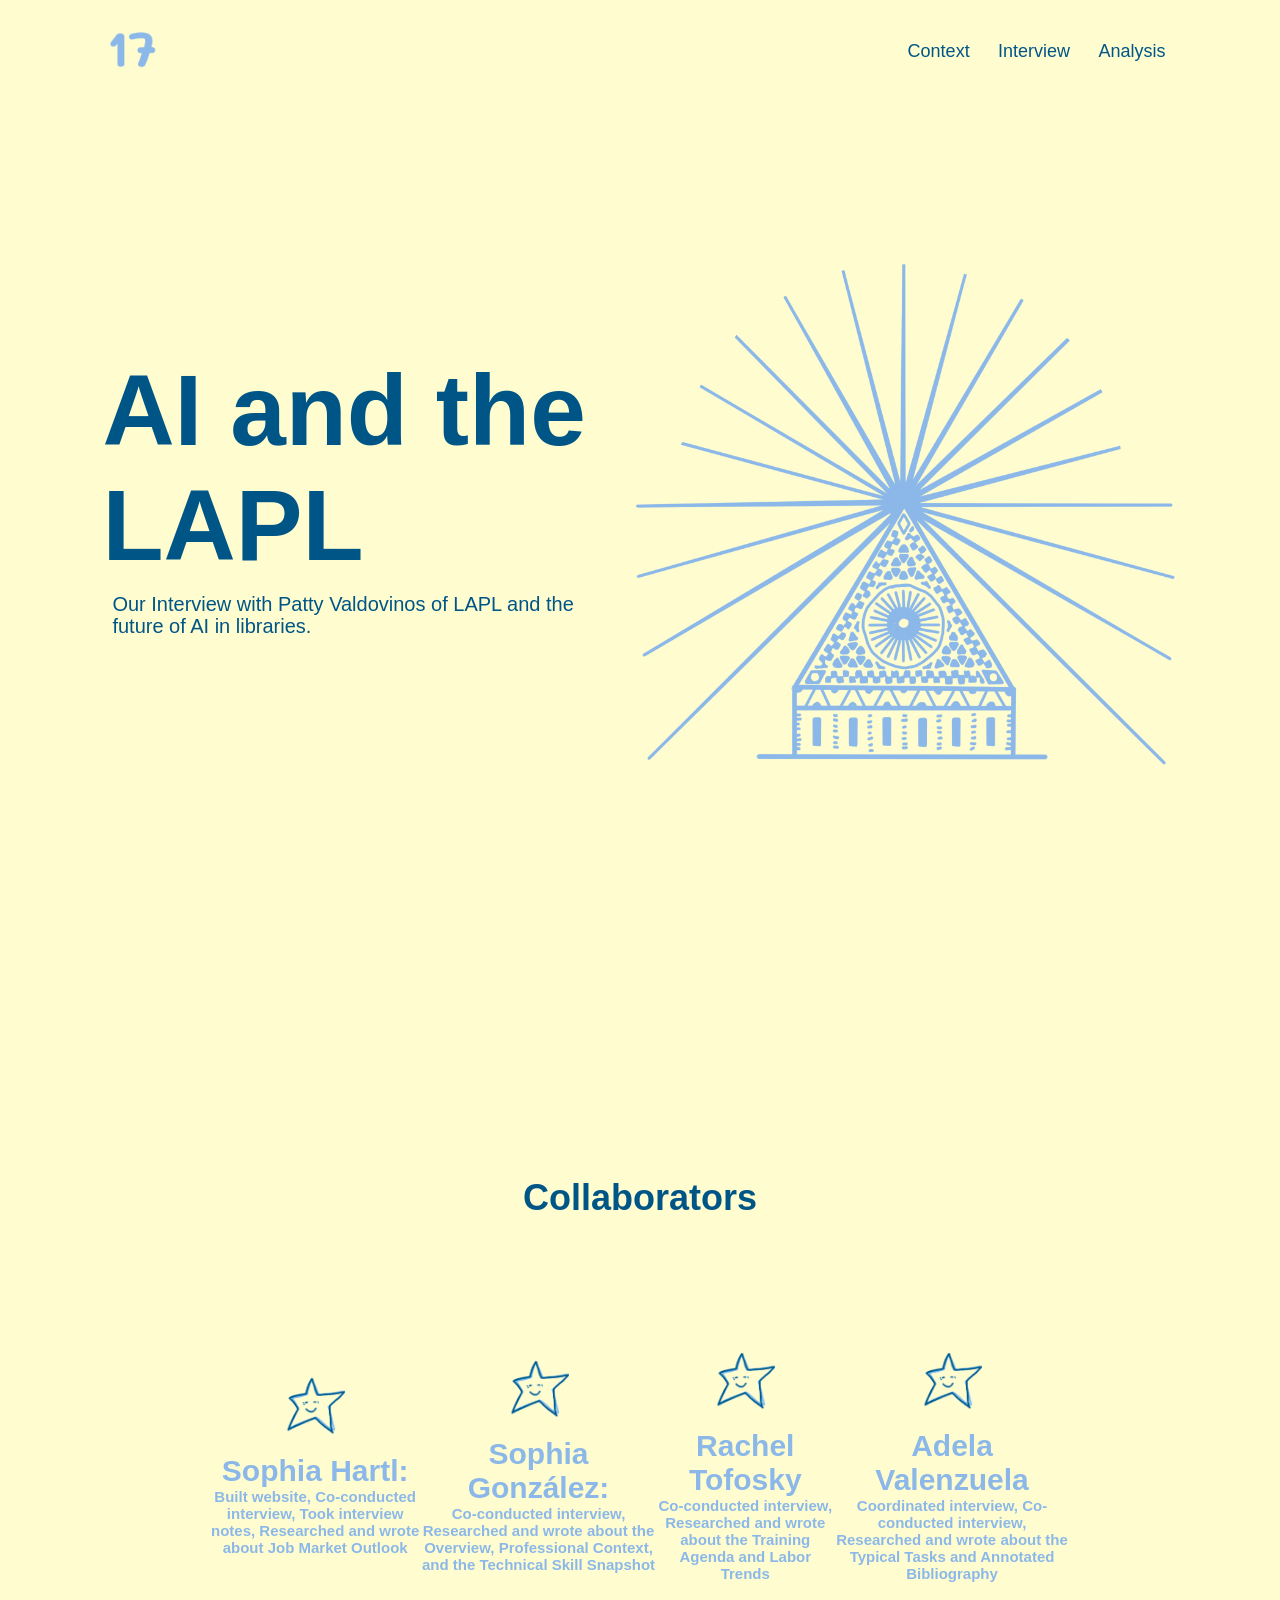
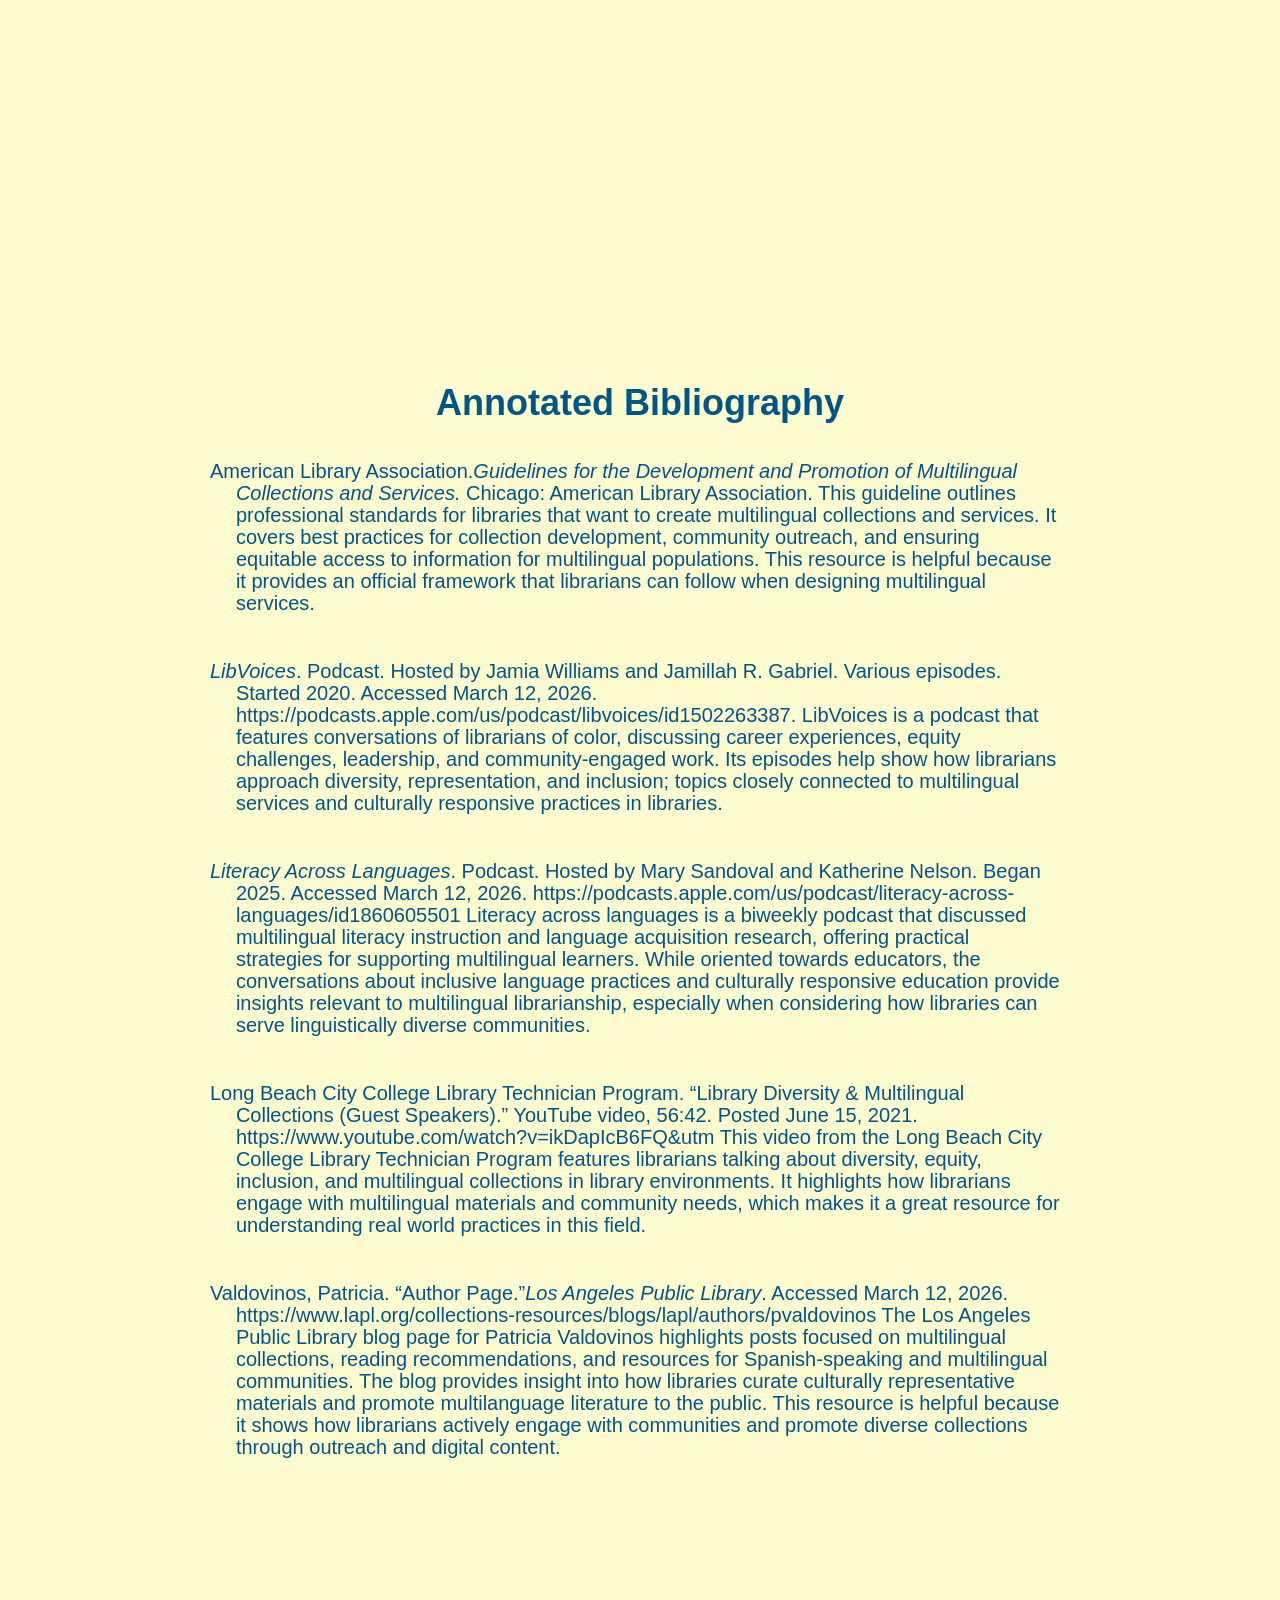
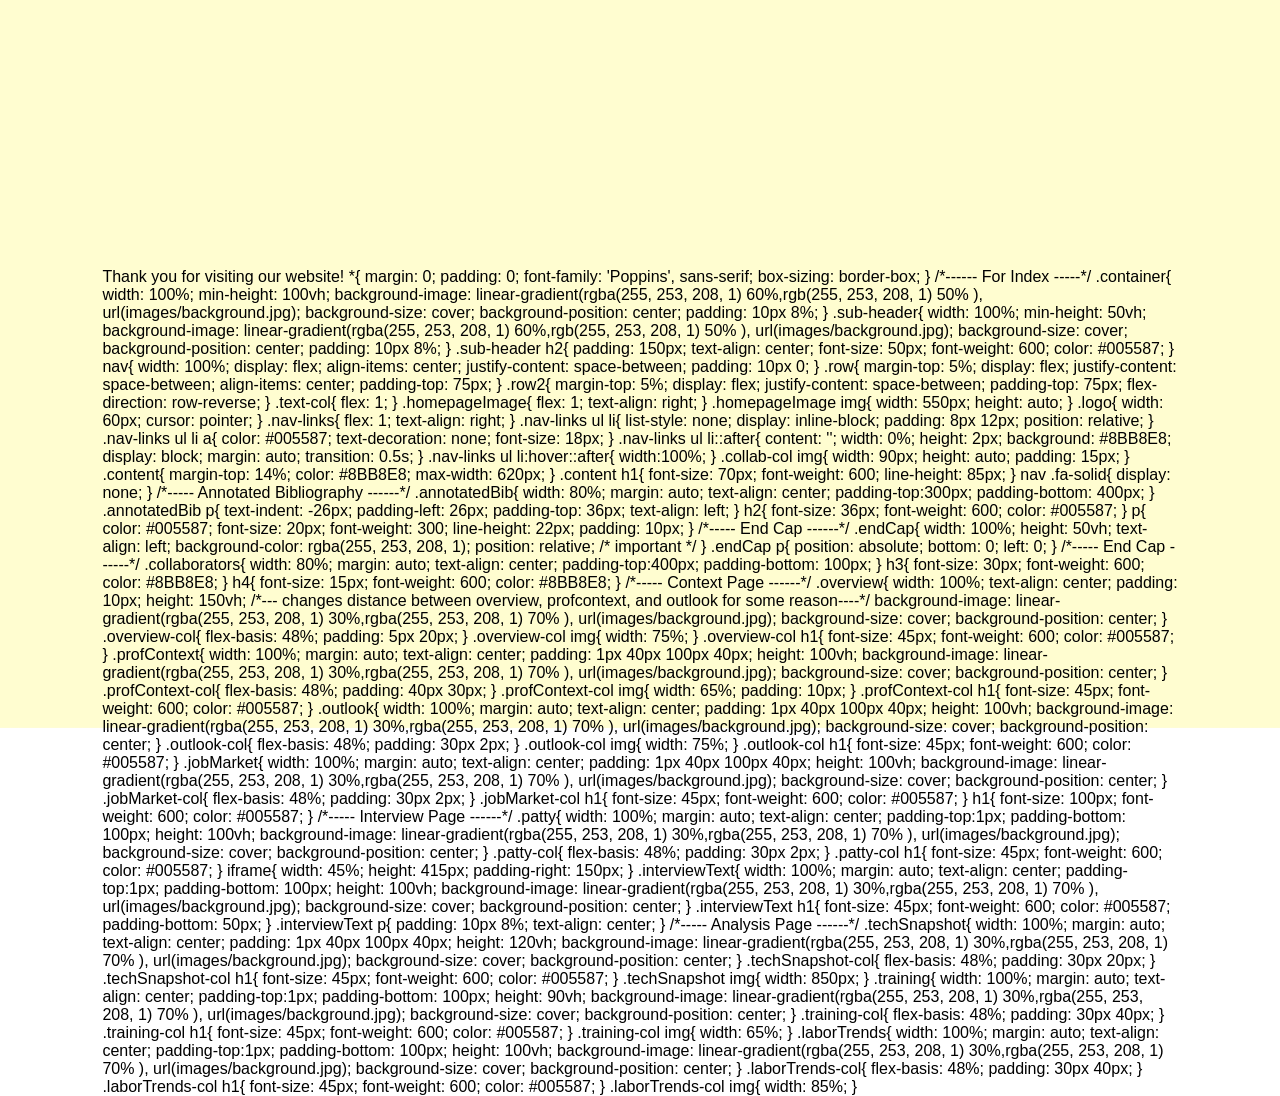
<file: index.html>
<!DOCTYPE html>
<html>
<head>
<meta name="viewport" content="width=device-width, initial-scale=1.0">
<link rel="stylesheet" href="style.css">
<link rel="stylesheet" href="https://cdnjs.cloudflare.com/ajax/libs/font-awesome/6.5.0/css/all.min.css">
</head>
<body>
    
<div class="container">
    <nav>
    <a href="index.html"><img src="images/newlogo.png" class="logo"></a>
    <div class="nav-links" id="navLinks">
    <i class="fa-solid fa-xmark" onclick="hideMenu()"></i>
    <ul>
    <li><a href="context.html">Context</a></li>
    <li><a href="interview.html">Interview</a></li>
    <li><a href="analysis.html">Analysis</a></li>
</ul>
</div>
<i class="fa-solid fa-bars" onclick="showMenu()"></i>

    </nav>
 <section class="homePage"></section>   
    <div class="row">
        <div class="tex-col">
            <h1>AI and the LAPL</h1>
            <p>Our Interview with Patty Valdovinos of LAPL and the future of AI in libraries.</p>
            </div>
        <div class="homepageImage">
            <img src="images/homepageImage.png">
        </div>
    </div>
</section>
   
<!----- collaborators ------>
<section class="collaborators">
<h2>Collaborators</h2>

<div class="row">
   <div class="collab-col">
        <img src="images/starbaby.gif">
        <h3>Sophia Hartl:</h3>
        <h4>Built website, Co-conducted interview, Took interview notes, Researched and wrote about Job Market Outlook </h4>
   </div>
    <div class="collab-col">
        <img src="images/starbaby.gif">
        <h3>Sophia González:</h3>
        <h4>Co-conducted interview, Researched and wrote about the Overview, Professional Context, and the Technical Skill Snapshot</h4>
   </div>
    <div class="collab-col">
        <img src="images/starbaby.gif">
        <h3>Rachel Tofosky</h3>
        <h4>Co-conducted interview, Researched and wrote about the Training Agenda and Labor Trends</h4>
   </div>
    <div class="collab-col">
        <img src="images/starbaby.gif">
        <h3>Adela Valenzuela</h3>
        <h4>Coordinated interview, Co-conducted interview, Researched and wrote about the Typical Tasks and Annotated Bibliography</h4>
   </div>
   
</div>


</section>

<!-- annotatedBib-->
<section class="annotatedBib">
    <h2>Annotated Bibliography</h2>
    <p class="hangingindent">American Library Association.<i>Guidelines for the Development and Promotion of Multilingual Collections and Services.</i> Chicago: American Library Association.
This guideline outlines professional standards for libraries that want to create multilingual collections and services. It covers best practices for collection development, community outreach, and ensuring equitable access to information for multilingual populations. This resource is helpful because it provides an official framework that librarians can follow when designing multilingual services. 
</p>
     <p><i>LibVoices</i>. Podcast. Hosted by Jamia Williams and Jamillah R. Gabriel. Various episodes. Started 2020. Accessed March 12, 2026. https://podcasts.apple.com/us/podcast/libvoices/id1502263387.
	LibVoices is a podcast that features conversations of librarians of color, discussing career experiences, equity challenges, leadership, and community-engaged work. Its episodes help show how librarians approach diversity, representation, and inclusion; topics closely connected to multilingual services and culturally responsive practices in libraries. </p>
      <p><i>Literacy Across Languages</i>. Podcast. Hosted by Mary Sandoval and Katherine Nelson. Began 2025. Accessed March 12, 2026. https://podcasts.apple.com/us/podcast/literacy-across-languages/id1860605501
Literacy across languages is a biweekly podcast that discussed multilingual literacy instruction and language acquisition research, offering practical strategies for supporting multilingual learners. While oriented towards educators, the conversations about inclusive language practices and culturally responsive education provide insights relevant to multilingual librarianship, especially when considering how libraries can serve linguistically diverse communities.
</p>
       <p>Long Beach City College Library Technician Program. “Library Diversity & Multilingual Collections (Guest Speakers).” YouTube video, 56:42. Posted June 15, 2021. https://www.youtube.com/watch?v=ikDapIcB6FQ&utm 
	This video from the Long Beach City College Library Technician Program features librarians talking about diversity, equity, inclusion, and multilingual collections in library environments. It highlights how librarians engage with multilingual materials and community needs, which makes it a great resource for understanding real world practices in this field.
</p>
    <p>Valdovinos, Patricia. “Author Page.”<i>Los Angeles Public Library</i>. Accessed March 12, 2026. https://www.lapl.org/collections-resources/blogs/lapl/authors/pvaldovinos
	The Los Angeles Public Library blog page for Patricia Valdovinos highlights posts focused on multilingual collections, reading recommendations, and resources for Spanish-speaking and multilingual communities. The blog provides insight into how libraries curate culturally representative materials and promote multilanguage literature to the public. This resource is helpful because it shows how librarians actively engage with communities and promote diverse collections through outreach and digital content.
</p>

</section>
<!----- endCap ------>
<section class="endCap">
    <p1>Thank you for visiting our website!</p1>
    
<!------- JavaScript for Toggle Menu ------->

<script>
    var navLinks = document.getElementById("navLinks")
    function showMenu(){
        navLinks.style.right = "0";
    }
    function hideMenu(){
        navLinks.style.right = "-200px";
    }
</script>
    
</body>

</html>*{
    margin: 0;
    padding: 0;
    font-family: 'Poppins', sans-serif;
    box-sizing: border-box;
}
/*------ For Index -----*/
.container{
    width: 100%;
    min-height: 100vh;
    background-image: linear-gradient(rgba(255, 253, 208, 1) 60%,rgb(255, 253, 208, 1) 50% ), url(images/background.jpg);
    background-size: cover;
    background-position: center;
    padding: 10px 8%;
}
.sub-header{
    width: 100%;
    min-height: 50vh;
    background-image: linear-gradient(rgba(255, 253, 208, 1) 60%,rgb(255, 253, 208, 1) 50% ), url(images/background.jpg);
    background-size: cover;
    background-position: center;
    padding: 10px 8%;
}

.sub-header h2{
    padding: 150px;
    text-align: center;
    font-size: 50px;
    font-weight: 600;
    color: #005587;
    
}
nav{
    width: 100%;
    display: flex;
    align-items: center;
    justify-content: space-between;
    padding: 10px 0;

}
.row{
    margin-top: 5%;
    display: flex;
    justify-content: space-between;
    align-items: center;
    padding-top: 75px;
    
}
.row2{
    margin-top: 5%;
    display: flex;
    justify-content: space-between;
    padding-top: 75px;
    flex-direction: row-reverse;
}
.text-col{
    flex: 1;
}

.homepageImage{
    flex: 1;
    text-align: right;
}

.homepageImage img{
    width: 550px;
    height: auto;
}
.logo{
  width: 60px;
    cursor: pointer;
}

.nav-links{
    flex: 1;
    text-align: right;

}
.nav-links ul li{
    list-style: none;
    display: inline-block;
    padding: 8px 12px;
    position: relative;
}
.nav-links ul li a{
    color: #005587;
    text-decoration: none;
    font-size: 18px;

}
.nav-links ul li::after{
    content: '';
    width: 0%;
    height: 2px;
    background: #8BB8E8;
    display: block;
    margin: auto;
    transition: 0.5s;
}

.nav-links ul li:hover::after{
    width:100%;

}
.collab-col img{
    width: 90px;
    height: auto; 
    padding: 15px;  
}
.content{
    margin-top: 14%;
    color: #8BB8E8;
    max-width: 620px;
}
.content h1{
    font-size: 70px;
    font-weight: 600;
    line-height: 85px;
}

nav .fa-solid{
    display: none;
}


/*----- Annotated Bibliography ------*/
.annotatedBib{
    width: 80%;
    margin: auto;
    text-align: center;
    padding-top:300px;
    padding-bottom: 400px;
}
.annotatedBib p{
 text-indent: -26px;
    padding-left: 26px;
    padding-top: 36px;
    text-align: left;
}
h2{
    font-size: 36px;
    font-weight: 600;
    color: #005587;
}
p{
    color: #005587;
    font-size: 20px;
    font-weight: 300;
    line-height: 22px;
    padding: 10px;
}

/*----- End Cap ------*/
.endCap{
    width: 100%;
    height: 50vh;
    text-align: left;
    background-color: rgba(255, 253, 208, 1);
    position: relative;   /* important */
}

.endCap p{
    position: absolute;
    bottom: 0;
    left: 0;
}
/*----- End Cap ------*/

.collaborators{
     width: 80%;
    margin: auto;
    text-align: center;
    padding-top:400px;
    padding-bottom: 100px;

}
h3{
    font-size: 30px;
    font-weight: 600;
    color: #8BB8E8;
}

h4{
    font-size: 15px;
    font-weight: 600;
    color: #8BB8E8;
}


/*----- Context Page ------*/


.overview{
    width: 100%;
    text-align: center;
    padding: 10px;
    height: 150vh; /*--- changes distance between overview, profcontext, and outlook for some reason----*/
    background-image: linear-gradient(rgba(255, 253, 208, 1) 30%,rgba(255, 253, 208, 1) 70% ), url(images/background.jpg);
    background-size: cover;
    background-position: center;
}
.overview-col{
    flex-basis: 48%;
    padding: 5px 20px;
}
.overview-col img{
    width: 75%;
}
.overview-col h1{
    font-size: 45px;
    font-weight: 600;
    color: #005587;
}

.profContext{
    width: 100%;
    margin: auto;
    text-align: center;
    padding: 1px 40px 100px 40px;
    height: 100vh;
    background-image: linear-gradient(rgba(255, 253, 208, 1) 30%,rgba(255, 253, 208, 1) 70% ), url(images/background.jpg);
    background-size: cover;
    background-position: center;
}
.profContext-col{
    flex-basis: 48%;
    padding: 40px 30px;
}
.profContext-col img{
    width: 65%;
    padding: 10px;
}
.profContext-col h1{
    font-size: 45px;
    font-weight: 600;
    color: #005587;
}
.outlook{
    width: 100%;
    margin: auto;
    text-align: center;
    padding: 1px 40px 100px 40px;
    height: 100vh;
    background-image: linear-gradient(rgba(255, 253, 208, 1) 30%,rgba(255, 253, 208, 1) 70% ), url(images/background.jpg);
    background-size: cover;
    background-position: center;
}
.outlook-col{
    flex-basis: 48%;
    padding: 30px 2px;
}
.outlook-col img{
    width: 75%;
}
.outlook-col h1{
    font-size: 45px;
    font-weight: 600;
    color: #005587;
}
.jobMarket{
    width: 100%;
    margin: auto;
    text-align: center;
    padding: 1px 40px 100px 40px;
    height: 100vh;
    background-image: linear-gradient(rgba(255, 253, 208, 1) 30%,rgba(255, 253, 208, 1) 70% ), url(images/background.jpg);
    background-size: cover;
    background-position: center;
}
.jobMarket-col{
 flex-basis: 48%;
    padding: 30px 2px;
}
.jobMarket-col h1{
    font-size: 45px;
    font-weight: 600;
    color: #005587;
}
h1{
    font-size: 100px;
    font-weight: 600;
    color: #005587;
}

/*----- Interview Page ------*/
.patty{
    width: 100%;
    margin: auto;
    text-align: center;
    padding-top:1px;
    padding-bottom: 100px;
    height: 100vh;
    background-image: linear-gradient(rgba(255, 253, 208, 1) 30%,rgba(255, 253, 208, 1) 70% ), url(images/background.jpg);
    background-size: cover;
    background-position: center;
}
.patty-col{
     flex-basis: 48%;
    padding: 30px 2px;
}
.patty-col h1{
    font-size: 45px;
    font-weight: 600;
    color: #005587;
}

iframe{
    width: 45%;
    height: 415px;
    padding-right: 150px;
}

.interviewText{
    width: 100%;
    margin: auto;
    text-align: center;
    padding-top:1px;
    padding-bottom: 100px;
    height: 100vh;
    background-image: linear-gradient(rgba(255, 253, 208, 1) 30%,rgba(255, 253, 208, 1) 70% ), url(images/background.jpg);
    background-size: cover;
    background-position: center;
}
.interviewText h1{
    font-size: 45px;
    font-weight: 600;
    color: #005587;
    padding-bottom: 50px;
}
.interviewText p{
    padding: 10px 8%;
    text-align: center;
}
/*----- Analysis Page ------*/

.techSnapshot{
    width: 100%;
    margin: auto;
    text-align: center;
    padding: 1px 40px 100px 40px;
    height: 120vh;
    background-image: linear-gradient(rgba(255, 253, 208, 1) 30%,rgba(255, 253, 208, 1) 70% ), url(images/background.jpg);
    background-size: cover;
    background-position: center;
}
.techSnapshot-col{
    flex-basis: 48%;
    padding: 30px 20px;
}
.techSnapshot-col h1{
    font-size: 45px;
    font-weight: 600;
    color: #005587;
}
.techSnapshot img{
    width: 850px;
}
.training{
    width: 100%;
    margin: auto;
    text-align: center;
    padding-top:1px;
    padding-bottom: 100px;
    height: 90vh;
    background-image: linear-gradient(rgba(255, 253, 208, 1) 30%,rgba(255, 253, 208, 1) 70% ), url(images/background.jpg);
    background-size: cover;
    background-position: center;
}
.training-col{
     flex-basis: 48%;
    padding: 30px 40px;
}
.training-col h1{
    font-size: 45px;
    font-weight: 600;
    color: #005587;
}

.training-col img{
    width: 65%;
}
.laborTrends{
    width: 100%;
    margin: auto;
    text-align: center;
    padding-top:1px;
    padding-bottom: 100px;
    height: 100vh;
    background-image: linear-gradient(rgba(255, 253, 208, 1) 30%,rgba(255, 253, 208, 1) 70% ), url(images/background.jpg);
    background-size: cover;
    background-position: center;
}
.laborTrends-col{
     flex-basis: 48%;
    padding: 30px 40px;
}
.laborTrends-col h1{
    font-size: 45px;
    font-weight: 600;
    color: #005587;
}
.laborTrends-col img{
    width: 85%;
}
</file>
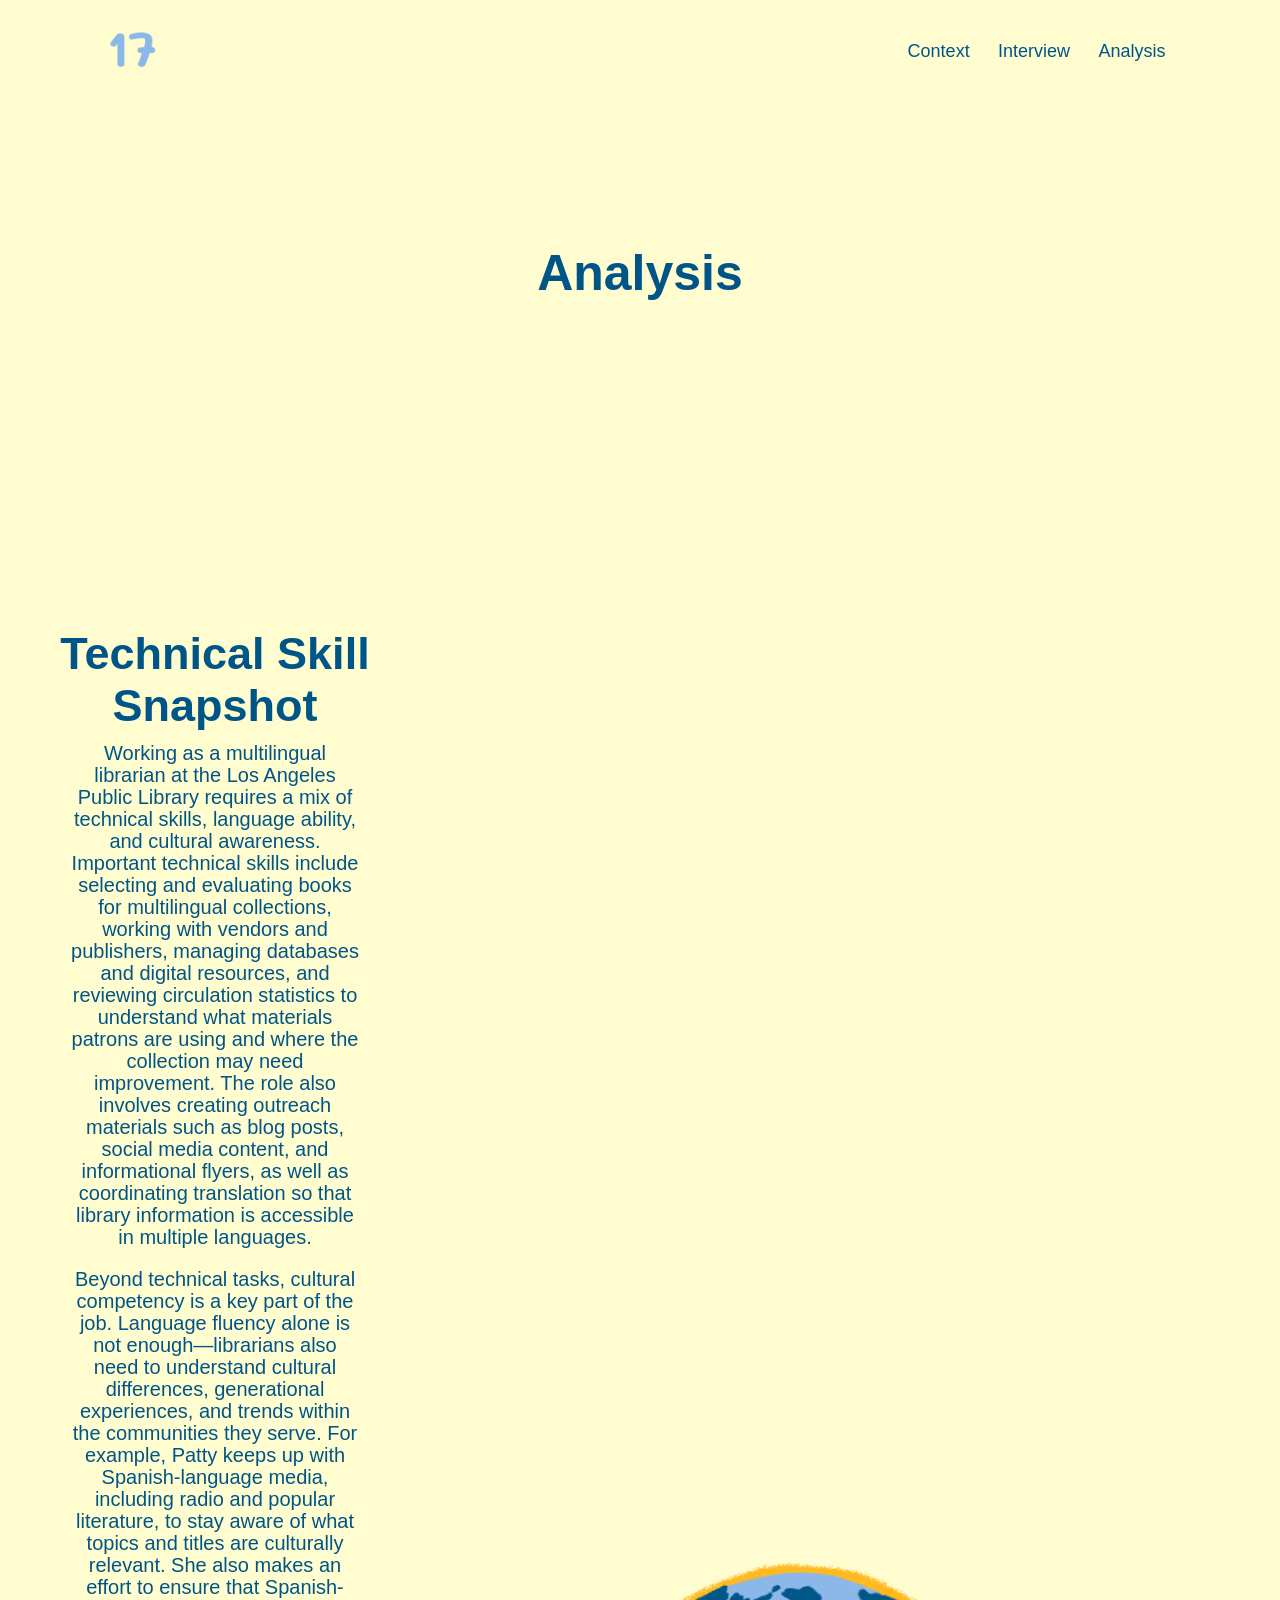
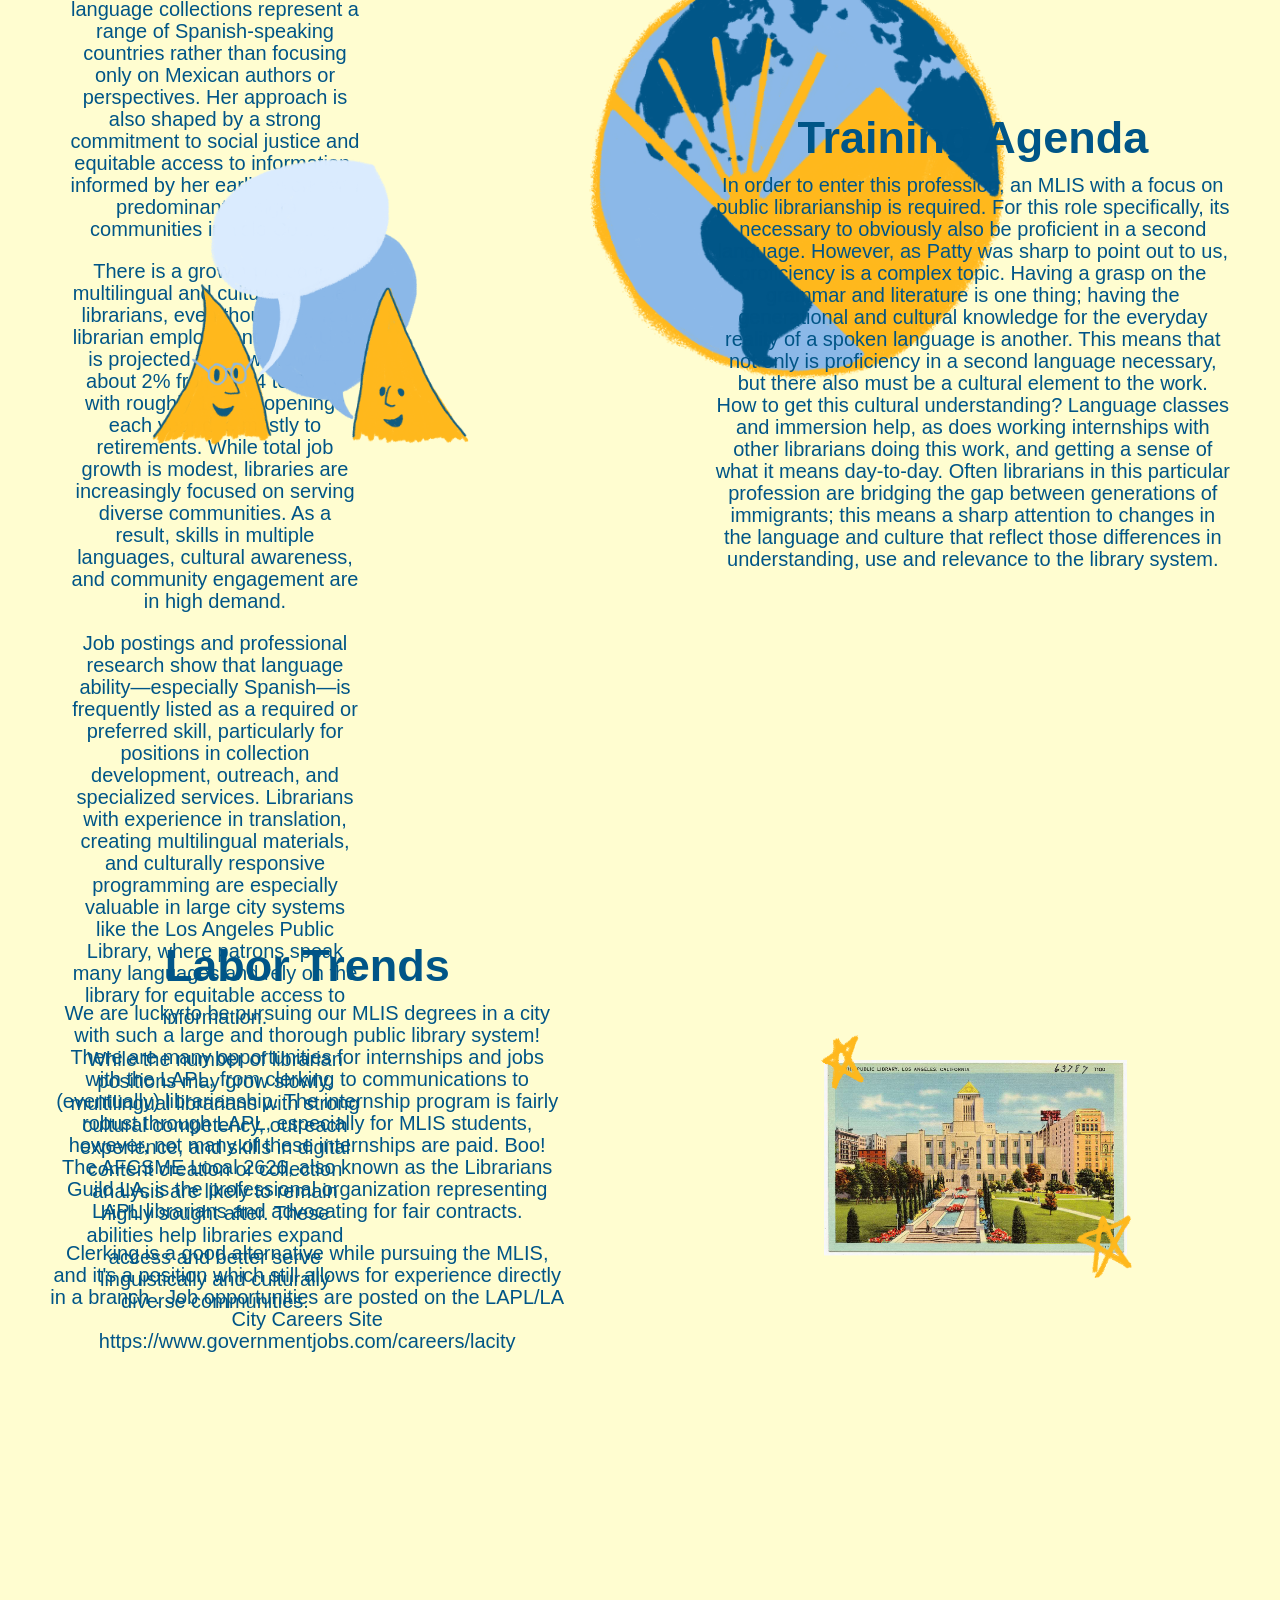
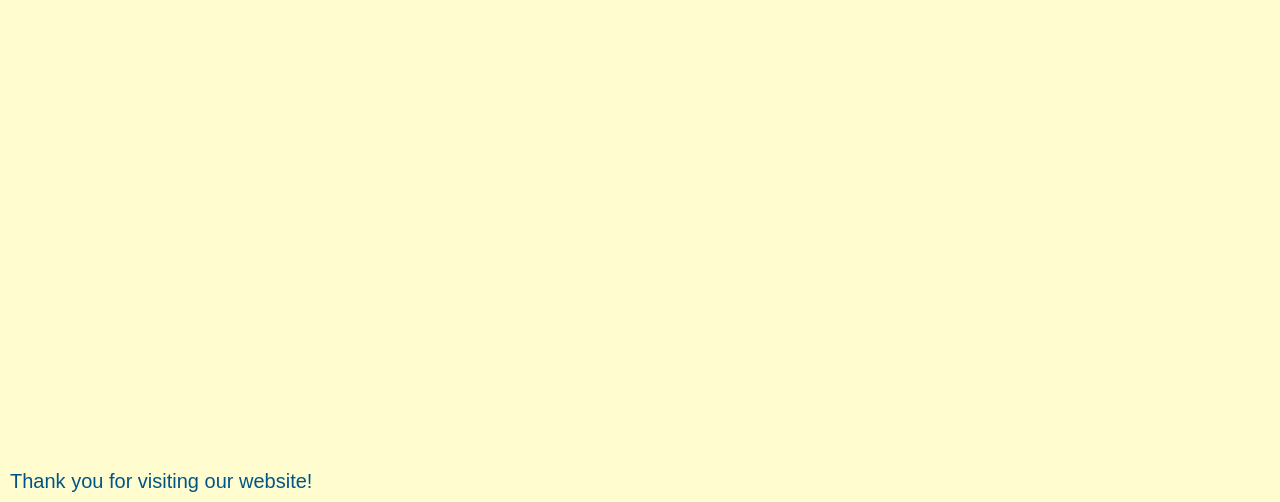
<file: analysis.html>
<!DOCTYPE html>

<html>

<head>
<meta name="viewport" content="width=device-width, initial-scale=1.0">
<link rel="stylesheet" href="style.css">
<link rel="stylesheet" href="https://cdnjs.cloudflare.com/ajax/libs/font-awesome/6.5.0/css/all.min.css">

</head>


<body>

<section class="sub-header">

<nav>
    <a href="index.html"><img src="images/newlogo.png" class="logo"></a>
<div class="nav-links" id="navLinks">
    <i class="fa-solid fa-xmark" onclick="hideMenu()"></i>
    <ul>
    <li><a href="context.html">Context</a></li>
    <li><a href="interview.html">Interview</a></li>
    <li><a href="analysis.html">Analysis</a></li>
</ul>
</div>
<i class="fa-solid fa-bars" onclick="showMenu()"></i>


</nav>
<h2>Analysis</h2>
</div>
</section>

<!--Context Content-->

<section class="techSnapshot">
    <div class="row">
        <div class="techSnapshot-col">  
    <h1>Technical Skill Snapshot</h1>
    <p>Working as a multilingual librarian at the Los Angeles Public Library requires a mix of technical skills, language ability, and cultural awareness. Important technical skills include selecting and evaluating books for multilingual collections, working with vendors and publishers, managing databases and digital resources, and reviewing circulation statistics to understand what materials patrons are using and where the collection may need improvement. The role also involves creating outreach materials such as blog posts, social media content, and informational flyers, as well as coordinating translation so that library information is accessible in multiple languages.</p>
<p>Beyond technical tasks, cultural competency is a key part of the job. Language fluency alone is not enough—librarians also need to understand cultural differences, generational experiences, and trends within the communities they serve. For example, Patty keeps up with Spanish-language media, including radio and popular literature, to stay aware of what topics and titles are culturally relevant. She also makes an effort to ensure that Spanish-language collections represent a range of Spanish-speaking countries rather than focusing only on Mexican authors or perspectives. Her approach is also shaped by a strong commitment to social justice and equitable access to information, informed by her earlier work with predominantly migrant communities in Yolo County.</p>
<p>There is a growing need for multilingual and culturally skilled librarians, even though overall librarian employment in the U.S. is projected to grow slowly—about 2% from 2024 to 2034, with roughly 13,500 openings each year due mostly to retirements. While total job growth is modest, libraries are increasingly focused on serving diverse communities. As a result, skills in multiple languages, cultural awareness, and community engagement are in high demand.</p>
<p>Job postings and professional research show that language ability—especially Spanish—is frequently listed as a required or preferred skill, particularly for positions in collection development, outreach, and specialized services. Librarians with experience in translation, creating multilingual materials, and culturally responsive programming are especially valuable in large city systems like the Los Angeles Public Library, where patrons speak many languages and rely on the library for equitable access to information.</p>
<p>While the number of librarian positions may grow slowly, multilingual librarians with strong cultural competency, outreach experience, and skills in digital content creation or collection analysis are likely to remain highly sought after. These abilities help libraries expand access and better serve linguistically and culturally diverse communities.</p>
    </div>
    <div>
    <img src="images/globe.png">
    </div>
</div>
</section>

<section class="training">
    <div class="row2">
        <div class="training-col">
    <h1>Training Agenda</h1>
    <p>In order to enter this profession, an MLIS with a focus on public librarianship is required. For this role specifically, its necessary to obviously also be proficient in a second language. However, as Patty was sharp to point out to us, proficiency is a complex topic. Having a grasp on the grammar and literature is one thing; having the generational and cultural knowledge for the everyday reality of a spoken language is another. This means that not only is proficiency in a second language necessary, but there also must be a cultural element to the work. How to get this cultural understanding?  Language classes and immersion help, as does working internships with other librarians doing this work, and getting a sense of what it means day-to-day.  Often librarians in this particular profession are bridging the gap between generations of immigrants; this means a sharp attention to changes in the language and culture that reflect those differences in understanding, use and relevance to the library system.
    </p>
    </div>
    <div class="training-col">
    <img src="images/convo.png">
    </div>
    </div>
</section>

<section class="laborTrends">
    <div class="row">
        <div class="laborTrends-col">
    <h1>Labor Trends</h1>
    <p>We are lucky to be pursuing our MLIS degrees in a city with such a large and thorough public library system! There are many opportunities for internships and jobs with the LAPL, from clerking to communications to (eventually) librarianship. The internship program is fairly robust through LAPL, especially for MLIS students, however, not many of these internships are paid. Boo!  The AFCSME Local 2626, also known as the Librarians Guild LA, is the professional organization representing LAPL librarians and advocating for fair contracts.</p>
<p>Clerking is a good alternative while pursuing the MLIS, and it's a position which still allows for experience directly in a branch . Job opportunities are posted on the LAPL/LA City Careers Site https://www.governmentjobs.com/careers/lacity</p>
   </div>
   <div class="laborTrends-col">
    <img src="images/lapl.png">
</div>
</div>
</section>

<!----- endCap ------>
<section class="endCap">
    <p>Thank you for visiting our website!</p>
</section>
    
<!------- JavaScript for Toggle Menu ------->

<script>
    var navLinks = document.getElementById("navLinks")
    function showMenu(){
        navLinks.style.right = "0";
    }
    function hideMenu(){
        navLinks.style.right = "-200px";
    }
</script>
    
</body>

</html>
</file>
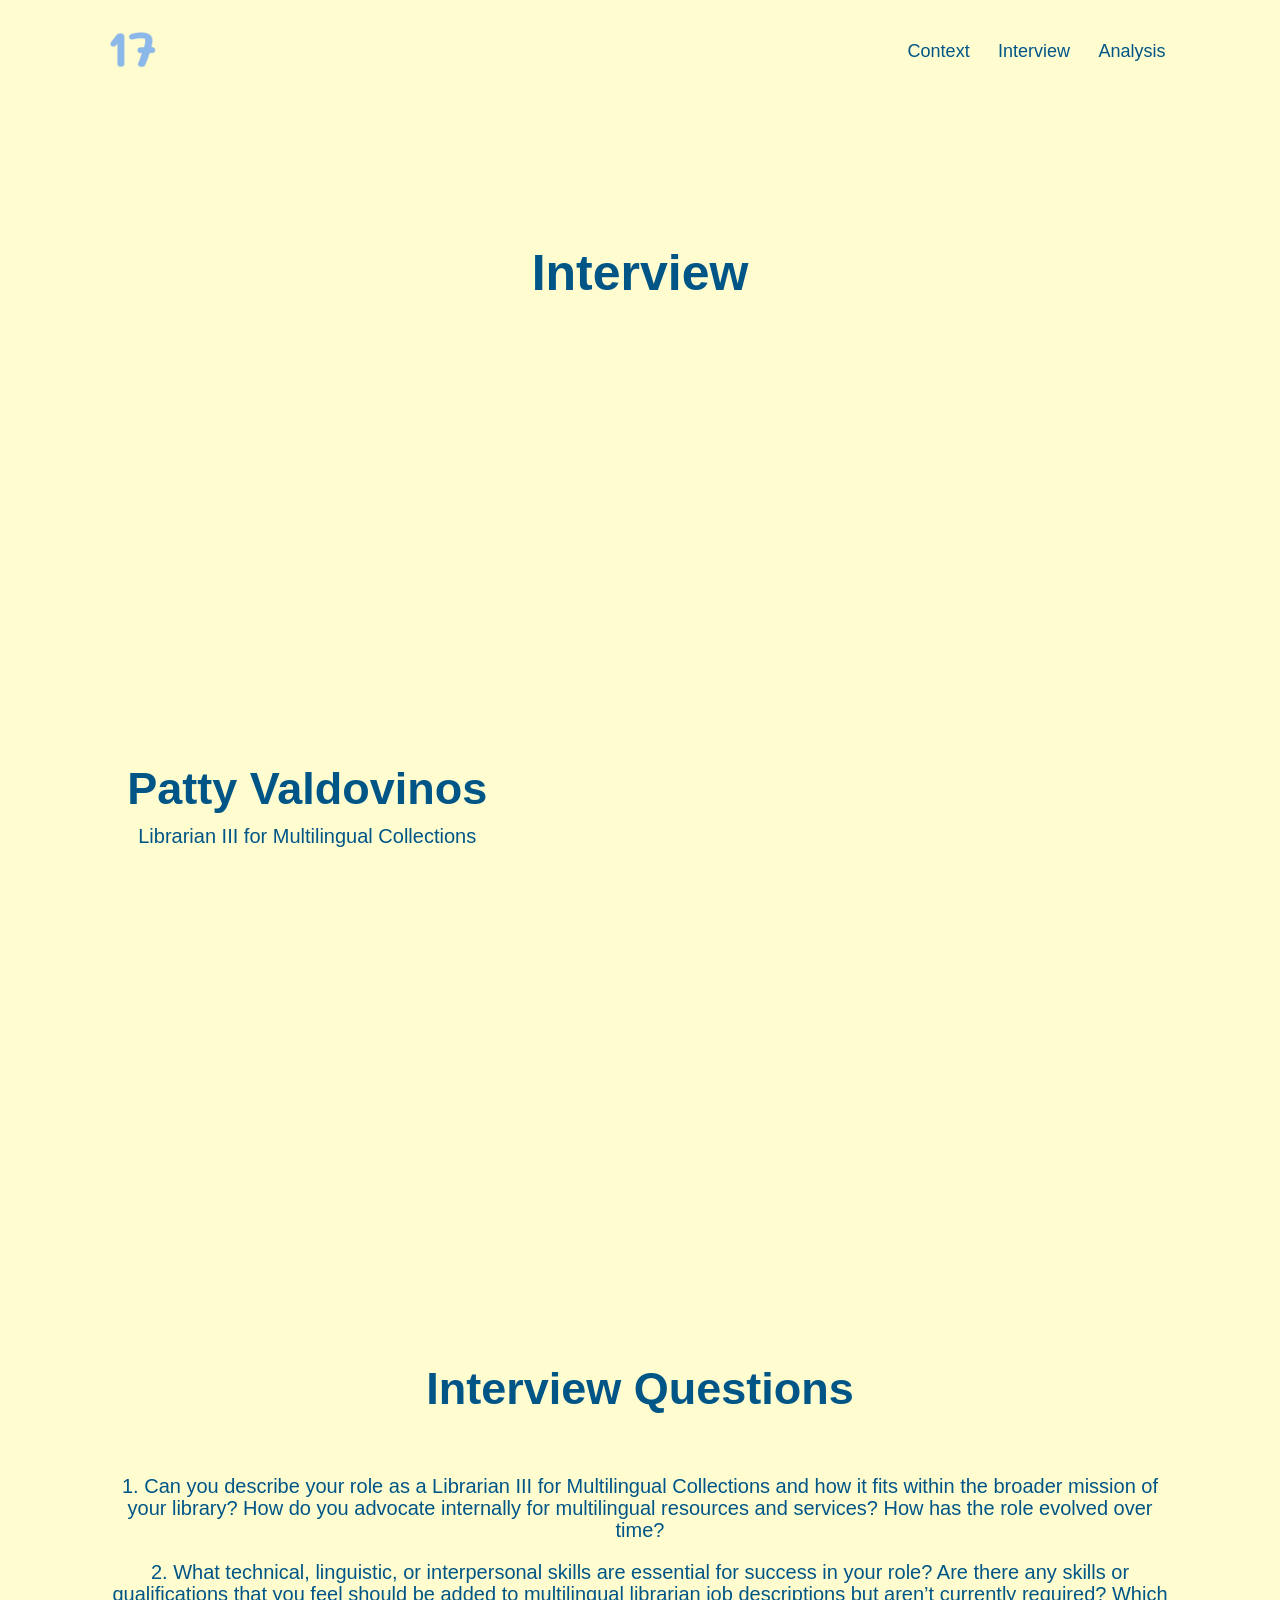
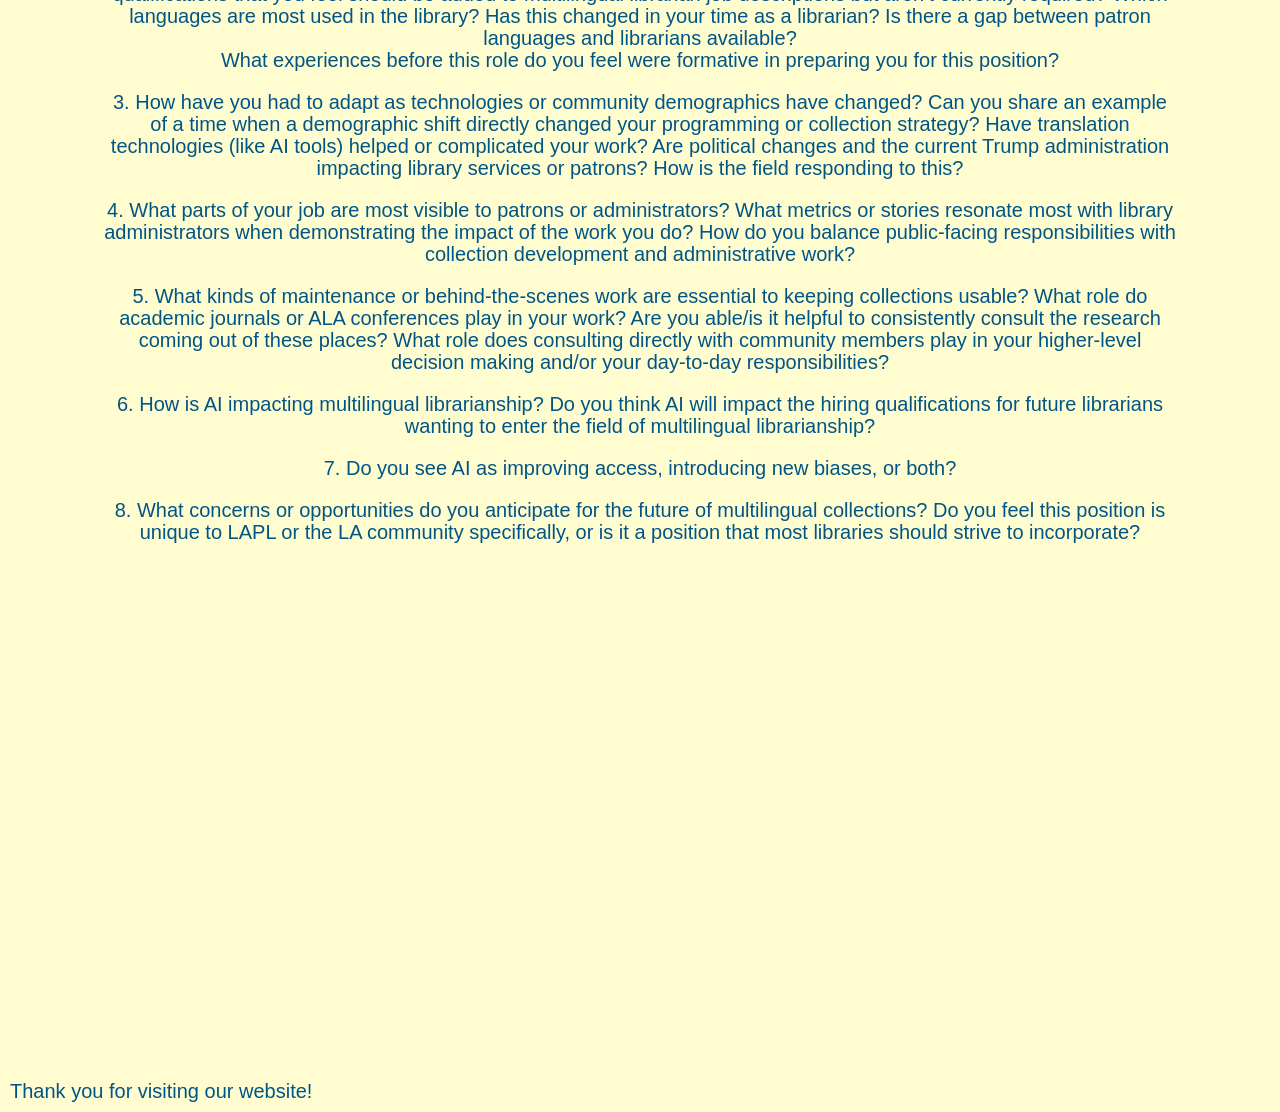
<file: interview.html>
<!DOCTYPE html>

<html>

<head>
<meta name="viewport" content="width=device-width, initial-scale=1.0">
<link rel="stylesheet" href="style.css">
<link rel="stylesheet" href="https://cdnjs.cloudflare.com/ajax/libs/font-awesome/6.5.0/css/all.min.css">

</head>


<body>

<section class="sub-header">

<nav>
    <a href="index.html"><img src="images/newlogo.png" class="logo"></a>
<div class="nav-links" id="navLinks">
    <i class="fa-solid fa-xmark" onclick="hideMenu()"></i>
    <ul>
    <li><a href="context.html">Context</a></li>
    <li><a href="interview.html">Interview</a></li>
    <li><a href="analysis.html">Analysis</a></li>
</ul>
</div>
<i class="fa-solid fa-bars" onclick="showMenu()"></i>

</nav>
<h2>Interview</h2>
</div>
</section>

<!--Context Content-->


<section class="patty">
    <div class="row">
        <div class="patty-col">  
    <h1>Patty Valdovinos</h1>
    <p>Librarian III for Multilingual Collections</p>
    </div>
    <iframe width="560" height="315" src="https://www.youtube.com/embed/DEVBU1v6wTY?si=dWsqLM_Va0N3de56" title="YouTube video player" frameborder="0" allow="accelerometer; autoplay; clipboard-write; encrypted-media; gyroscope; picture-in-picture; web-share" referrerpolicy="strict-origin-when-cross-origin" allowfullscreen></iframe>
</div>
</section>

<section class="interviewText">
    <h1>Interview Questions</h1>
    <p>1. Can you describe your role as a Librarian III for Multilingual Collections and how it fits within the broader mission of your library?
How do you advocate internally for multilingual resources and services?
How has the role evolved over time?</p>
<p>2. What technical, linguistic, or interpersonal skills are essential for success in your role?
Are there any skills or qualifications that you feel should be added to multilingual librarian job descriptions but aren’t currently required?
Which languages are most used in the library? Has this changed in your time as a librarian? Is there a gap between patron languages and librarians available?
<br>What experiences before this role do you feel were formative in preparing you for this position?</p> 
<p>3. How have you had to adapt as technologies or community demographics have changed?
Can you share an example of a time when a demographic shift directly changed your programming or collection strategy?
Have translation technologies (like AI tools) helped or complicated your work?
Are political changes and the current Trump administration impacting library services or patrons? How is the field responding to this?</p> 
<p>4. What parts of your job are most visible to patrons or administrators?
What metrics or stories resonate most with library administrators when demonstrating the impact of the work you do?
How do you balance public-facing responsibilities with collection development and administrative work?
<p>5. What kinds of maintenance or behind-the-scenes work are essential to keeping collections usable? 
What role do academic journals or ALA conferences play in your work? Are you able/is it helpful to consistently consult the research coming out of these places?
What role does consulting directly with community members play in your higher-level decision making and/or your day-to-day responsibilities?
<p>6. How is AI impacting multilingual librarianship?
Do you think AI will impact the hiring qualifications for future librarians wanting to enter the field of multilingual librarianship?
<p>7. Do you see AI as improving access, introducing new biases, or both?</p> 
<p>8. What concerns or opportunities do you anticipate for the future of multilingual collections?
Do you feel this position is unique to LAPL or the LA community specifically, or is it a position that most libraries should strive to incorporate?</p>

</section>


<!----- endCap ------>
<section class="endCap">
    <p>Thank you for visiting our website!</p>
</section>
    
<!------- JavaScript for Toggle Menu ------->

<script>
    var navLinks = document.getElementById("navLinks")
    function showMenu(){
        navLinks.style.right = "0";
    }
    function hideMenu(){
        navLinks.style.right = "-200px";
    }
</script>
    
</body>

</html>
</file>
<file: style.css>
*{
    margin: 0;
    padding: 0;
    font-family: 'Poppins', sans-serif;
    box-sizing: border-box;
}
/*------ For Index -----*/
.container{
    width: 100%;
    min-height: 100vh;
    background-image: linear-gradient(rgba(255, 253, 208, 1) 60%,rgb(255, 253, 208, 1) 50% ), url(images/background.jpg);
    background-size: cover;
    background-position: center;
    padding: 10px 8%;
}
.sub-header{
    width: 100%;
    min-height: 50vh;
    background-image: linear-gradient(rgba(255, 253, 208, 1) 60%,rgb(255, 253, 208, 1) 50% ), url(images/background.jpg);
    background-size: cover;
    background-position: center;
    padding: 10px 8%;
}

.sub-header h2{
    padding: 150px;
    text-align: center;
    font-size: 50px;
    font-weight: 600;
    color: #005587;
    
}
nav{
    width: 100%;
    display: flex;
    align-items: center;
    justify-content: space-between;
    padding: 10px 0;

}
.row{
    margin-top: 5%;
    display: flex;
    justify-content: space-between;
    align-items: center;
    padding-top: 75px;
    
}
.row2{
    margin-top: 5%;
    display: flex;
    justify-content: space-between;
    padding-top: 75px;
    flex-direction: row-reverse;
}
.text-col{
    flex: 1;
}

.homepageImage{
    flex: 1;
    text-align: right;
}

.homepageImage img{
    width: 550px;
    height: auto;
}
.logo{
  width: 60px;
    cursor: pointer;
}

.nav-links{
    flex: 1;
    text-align: right;

}
.nav-links ul li{
    list-style: none;
    display: inline-block;
    padding: 8px 12px;
    position: relative;
}
.nav-links ul li a{
    color: #005587;
    text-decoration: none;
    font-size: 18px;

}
.nav-links ul li::after{
    content: '';
    width: 0%;
    height: 2px;
    background: #8BB8E8;
    display: block;
    margin: auto;
    transition: 0.5s;
}

.nav-links ul li:hover::after{
    width:100%;

}
.collab-col img{
    width: 90px;
    height: auto; 
    padding: 15px;  
}
.content{
    margin-top: 14%;
    color: #8BB8E8;
    max-width: 620px;
}
.content h1{
    font-size: 70px;
    font-weight: 600;
    line-height: 85px;
}

nav .fa-solid{
    display: none;
}


/*----- Annotated Bibliography ------*/
.annotatedBib{
    width: 80%;
    margin: auto;
    text-align: center;
    padding-top:300px;
    padding-bottom: 400px;
}
.annotatedBib p{
 text-indent: -26px;
    padding-left: 26px;
    padding-top: 36px;
    text-align: left;
}
h2{
    font-size: 36px;
    font-weight: 600;
    color: #005587;
}
p{
    color: #005587;
    font-size: 20px;
    font-weight: 300;
    line-height: 22px;
    padding: 10px;
}

/*----- End Cap ------*/
.endCap{
    width: 100%;
    height: 50vh;
    text-align: left;
    background-color: rgba(255, 253, 208, 1);
    position: relative;   /* important */
}

.endCap p{
    position: absolute;
    bottom: 0;
    left: 0;
}
/*----- End Cap ------*/

.collaborators{
     width: 80%;
    margin: auto;
    text-align: center;
    padding-top:400px;
    padding-bottom: 100px;

}
h3{
    font-size: 30px;
    font-weight: 600;
    color: #8BB8E8;
}

h4{
    font-size: 15px;
    font-weight: 600;
    color: #8BB8E8;
}


/*----- Context Page ------*/


.overview{
    width: 100%;
    text-align: center;
    padding: 10px;
    height: 150vh; /*--- changes distance between overview, profcontext, and outlook for some reason----*/
    background-image: linear-gradient(rgba(255, 253, 208, 1) 30%,rgba(255, 253, 208, 1) 70% ), url(images/background.jpg);
    background-size: cover;
    background-position: center;
}
.overview-col{
    flex-basis: 48%;
    padding: 5px 20px;
}
.overview-col img{
    width: 75%;
}
.overview-col h1{
    font-size: 45px;
    font-weight: 600;
    color: #005587;
}

.profContext{
    width: 100%;
    margin: auto;
    text-align: center;
    padding: 1px 40px 100px 40px;
    height: 100vh;
    background-image: linear-gradient(rgba(255, 253, 208, 1) 30%,rgba(255, 253, 208, 1) 70% ), url(images/background.jpg);
    background-size: cover;
    background-position: center;
}
.profContext-col{
    flex-basis: 48%;
    padding: 40px 30px;
}
.profContext-col img{
    width: 65%;
    padding: 10px;
}
.profContext-col h1{
    font-size: 45px;
    font-weight: 600;
    color: #005587;
}
.outlook{
    width: 100%;
    margin: auto;
    text-align: center;
    padding: 1px 40px 100px 40px;
    height: 100vh;
    background-image: linear-gradient(rgba(255, 253, 208, 1) 30%,rgba(255, 253, 208, 1) 70% ), url(images/background.jpg);
    background-size: cover;
    background-position: center;
}
.outlook-col{
    flex-basis: 48%;
    padding: 30px 2px;
}
.outlook-col img{
    width: 75%;
}
.outlook-col h1{
    font-size: 45px;
    font-weight: 600;
    color: #005587;
}
.jobMarket{
    width: 100%;
    margin: auto;
    text-align: center;
    padding: 1px 40px 100px 40px;
    height: 100vh;
    background-image: linear-gradient(rgba(255, 253, 208, 1) 30%,rgba(255, 253, 208, 1) 70% ), url(images/background.jpg);
    background-size: cover;
    background-position: center;
}
.jobMarket-col{
 flex-basis: 48%;
    padding: 30px 2px;
}
.jobMarket-col h1{
    font-size: 45px;
    font-weight: 600;
    color: #005587;
}
h1{
    font-size: 100px;
    font-weight: 600;
    color: #005587;
}

/*----- Interview Page ------*/
.patty{
    width: 100%;
    margin: auto;
    text-align: center;
    padding-top:1px;
    padding-bottom: 100px;
    height: 100vh;
    background-image: linear-gradient(rgba(255, 253, 208, 1) 30%,rgba(255, 253, 208, 1) 70% ), url(images/background.jpg);
    background-size: cover;
    background-position: center;
}
.patty-col{
     flex-basis: 48%;
    padding: 30px 2px;
}
.patty-col h1{
    font-size: 45px;
    font-weight: 600;
    color: #005587;
}

iframe{
    width: 45%;
    height: 415px;
    padding-right: 150px;
}

.interviewText{
    width: 100%;
    margin: auto;
    text-align: center;
    padding-top:1px;
    padding-bottom: 100px;
    height: 100vh;
    background-image: linear-gradient(rgba(255, 253, 208, 1) 30%,rgba(255, 253, 208, 1) 70% ), url(images/background.jpg);
    background-size: cover;
    background-position: center;
}
.interviewText h1{
    font-size: 45px;
    font-weight: 600;
    color: #005587;
    padding-bottom: 50px;
}
.interviewText p{
    padding: 10px 8%;
    text-align: center;
}
/*----- Analysis Page ------*/

.techSnapshot{
    width: 100%;
    margin: auto;
    text-align: center;
    padding: 1px 40px 100px 40px;
    height: 120vh;
    background-image: linear-gradient(rgba(255, 253, 208, 1) 30%,rgba(255, 253, 208, 1) 70% ), url(images/background.jpg);
    background-size: cover;
    background-position: center;
}
.techSnapshot-col{
    flex-basis: 48%;
    padding: 30px 20px;
}
.techSnapshot-col h1{
    font-size: 45px;
    font-weight: 600;
    color: #005587;
}
.techSnapshot img{
    width: 850px;
}
.training{
    width: 100%;
    margin: auto;
    text-align: center;
    padding-top:1px;
    padding-bottom: 100px;
    height: 90vh;
    background-image: linear-gradient(rgba(255, 253, 208, 1) 30%,rgba(255, 253, 208, 1) 70% ), url(images/background.jpg);
    background-size: cover;
    background-position: center;
}
.training-col{
     flex-basis: 48%;
    padding: 30px 40px;
}
.training-col h1{
    font-size: 45px;
    font-weight: 600;
    color: #005587;
}

.training-col img{
    width: 65%;
}
.laborTrends{
    width: 100%;
    margin: auto;
    text-align: center;
    padding-top:1px;
    padding-bottom: 100px;
    height: 100vh;
    background-image: linear-gradient(rgba(255, 253, 208, 1) 30%,rgba(255, 253, 208, 1) 70% ), url(images/background.jpg);
    background-size: cover;
    background-position: center;
}
.laborTrends-col{
     flex-basis: 48%;
    padding: 30px 40px;
}
.laborTrends-col h1{
    font-size: 45px;
    font-weight: 600;
    color: #005587;
}
.laborTrends-col img{
    width: 85%;
}
*{
    margin: 0;
    padding: 0;
    font-family: 'Poppins', sans-serif;
    box-sizing: border-box;
}
/*------ For Index -----*/
.container{
    width: 100%;
    min-height: 100vh;
    background-image: linear-gradient(rgba(255, 253, 208, 1) 60%,rgb(255, 253, 208, 1) 50% ), url(images/background.jpg);
    background-size: cover;
    background-position: center;
    padding: 10px 8%;
}
.sub-header{
    width: 100%;
    min-height: 50vh;
    background-image: linear-gradient(rgba(255, 253, 208, 1) 60%,rgb(255, 253, 208, 1) 50% ), url(images/background.jpg);
    background-size: cover;
    background-position: center;
    padding: 10px 8%;
}

.sub-header h2{
    padding: 150px;
    text-align: center;
    font-size: 50px;
    font-weight: 600;
    color: #005587;
    
}
nav{
    width: 100%;
    display: flex;
    align-items: center;
    justify-content: space-between;
    padding: 10px 0;

}
.row{
    margin-top: 5%;
    display: flex;
    justify-content: space-between;
    align-items: center;
    padding-top: 75px;
    
}
.row2{
    margin-top: 5%;
    display: flex;
    justify-content: space-between;
    padding-top: 75px;
    flex-direction: row-reverse;
}
.text-col{
    flex: 1;
}

.homepageImage{
    flex: 1;
    text-align: right;
}

.homepageImage img{
    width: 550px;
    height: auto;
}
.logo{
  width: 60px;
    cursor: pointer;
}

.nav-links{
    flex: 1;
    text-align: right;

}
.nav-links ul li{
    list-style: none;
    display: inline-block;
    padding: 8px 12px;
    position: relative;
}
.nav-links ul li a{
    color: #005587;
    text-decoration: none;
    font-size: 18px;

}
.nav-links ul li::after{
    content: '';
    width: 0%;
    height: 2px;
    background: #8BB8E8;
    display: block;
    margin: auto;
    transition: 0.5s;
}

.nav-links ul li:hover::after{
    width:100%;

}
.collab-col img{
    width: 90px;
    height: auto; 
    padding: 15px;  
}
.content{
    margin-top: 14%;
    color: #8BB8E8;
    max-width: 620px;
}
.content h1{
    font-size: 70px;
    font-weight: 600;
    line-height: 85px;
}

nav .fa-solid{
    display: none;
}


/*----- Annotated Bibliography ------*/
.annotatedBib{
    width: 80%;
    margin: auto;
    text-align: center;
    padding-top:300px;
    padding-bottom: 400px;
}
.annotatedBib p{
 text-indent: -26px;
    padding-left: 26px;
    padding-top: 36px;
    text-align: left;
}
h2{
    font-size: 36px;
    font-weight: 600;
    color: #005587;
}
p{
    color: #005587;
    font-size: 20px;
    font-weight: 300;
    line-height: 22px;
    padding: 10px;
}

/*----- End Cap ------*/
.endCap{
    width: 100%;
    height: 50vh;
    text-align: left;
    background-color: rgba(255, 253, 208, 1);
    position: relative;   /* important */
}

.endCap p{
    position: absolute;
    bottom: 0;
    left: 0;
}
/*----- End Cap ------*/

.collaborators{
     width: 80%;
    margin: auto;
    text-align: center;
    padding-top:400px;
    padding-bottom: 100px;

}
h3{
    font-size: 30px;
    font-weight: 600;
    color: #8BB8E8;
}


/*----- Context Page ------*/


.overview{
    width: 100%;
    text-align: center;
    padding: 10px;
    height: 150vh; /*--- changes distance between overview, profcontext, and outlook for some reason----*/
    background-image: linear-gradient(rgba(255, 253, 208, 1) 30%,rgba(255, 253, 208, 1) 70% ), url(images/background.jpg);
    background-size: cover;
    background-position: center;
}
.overview-col{
    flex-basis: 48%;
    padding: 5px 20px;
}
.overview-col img{
    width: 75%;
}
.overview-col h1{
    font-size: 45px;
    font-weight: 600;
    color: #005587;
}

.profContext{
    width: 100%;
    margin: auto;
    text-align: center;
    padding: 1px 40px 100px 40px;
    height: 100vh;
    background-image: linear-gradient(rgba(255, 253, 208, 1) 30%,rgba(255, 253, 208, 1) 70% ), url(images/background.jpg);
    background-size: cover;
    background-position: center;
}
.profContext-col{
    flex-basis: 48%;
    padding: 40px 30px;
}
.profContext-col img{
    width: 65%;
    padding: 10px;
}
.profContext-col h1{
    font-size: 45px;
    font-weight: 600;
    color: #005587;
}
.outlook{
    width: 100%;
    margin: auto;
    text-align: center;
    padding: 1px 40px 100px 40px;
    height: 100vh;
    background-image: linear-gradient(rgba(255, 253, 208, 1) 30%,rgba(255, 253, 208, 1) 70% ), url(images/background.jpg);
    background-size: cover;
    background-position: center;
}
.outlook-col{
    flex-basis: 48%;
    padding: 30px 2px;
}
.outlook-col img{
    width: 75%;
}
.outlook-col h1{
    font-size: 45px;
    font-weight: 600;
    color: #005587;
}
.jobMarket{
    width: 100%;
    margin: auto;
    text-align: center;
    padding: 1px 40px 100px 40px;
    height: 100vh;
    background-image: linear-gradient(rgba(255, 253, 208, 1) 30%,rgba(255, 253, 208, 1) 70% ), url(images/background.jpg);
    background-size: cover;
    background-position: center;
}
.jobMarket-col{
 flex-basis: 48%;
    padding: 30px 2px;
}
.jobMarket-col h1{
    font-size: 45px;
    font-weight: 600;
    color: #005587;
}
h1{
    font-size: 100px;
    font-weight: 600;
    color: #005587;
}

/*----- Interview Page ------*/
.patty{
    width: 100%;
    margin: auto;
    text-align: center;
    padding-top:1px;
    padding-bottom: 100px;
    height: 100vh;
    background-image: linear-gradient(rgba(255, 253, 208, 1) 30%,rgba(255, 253, 208, 1) 70% ), url(images/background.jpg);
    background-size: cover;
    background-position: center;
}
.patty-col{
     flex-basis: 48%;
    padding: 30px 2px;
}
.patty-col h1{
    font-size: 45px;
    font-weight: 600;
    color: #005587;
}

iframe{
    width: 45%;
    height: 415px;
    padding-right: 150px;
}

.interviewText{
    width: 100%;
    margin: auto;
    text-align: center;
    padding-top:1px;
    padding-bottom: 100px;
    height: 100vh;
    background-image: linear-gradient(rgba(255, 253, 208, 1) 30%,rgba(255, 253, 208, 1) 70% ), url(images/background.jpg);
    background-size: cover;
    background-position: center;
}
.interviewText h1{
    font-size: 45px;
    font-weight: 600;
    color: #005587;
    padding-bottom: 50px;
}
.interviewText p{
    padding: 10px 8%;
    text-align: center;
}
/*----- Analysis Page ------*/

.techSnapshot{
    width: 100%;
    margin: auto;
    text-align: center;
    padding: 1px 40px 100px 40px;
    height: 120vh;
    background-image: linear-gradient(rgba(255, 253, 208, 1) 30%,rgba(255, 253, 208, 1) 70% ), url(images/background.jpg);
    background-size: cover;
    background-position: center;
}
.techSnapshot-col{
    flex-basis: 48%;
    padding: 30px 20px;
}
.techSnapshot-col h1{
    font-size: 45px;
    font-weight: 600;
    color: #005587;
}
.techSnapshot img{
    width: 850px;
}
.training{
    width: 100%;
    margin: auto;
    text-align: center;
    padding-top:1px;
    padding-bottom: 100px;
    height: 90vh;
    background-image: linear-gradient(rgba(255, 253, 208, 1) 30%,rgba(255, 253, 208, 1) 70% ), url(images/background.jpg);
    background-size: cover;
    background-position: center;
}
.training-col{
     flex-basis: 48%;
    padding: 30px 40px;
}
.training-col h1{
    font-size: 45px;
    font-weight: 600;
    color: #005587;
}

.training-col img{
    width: 65%;
}
.laborTrends{
    width: 100%;
    margin: auto;
    text-align: center;
    padding-top:1px;
    padding-bottom: 100px;
    height: 100vh;
    background-image: linear-gradient(rgba(255, 253, 208, 1) 30%,rgba(255, 253, 208, 1) 70% ), url(images/background.jpg);
    background-size: cover;
    background-position: center;
}
.laborTrends-col{
     flex-basis: 48%;
    padding: 30px 40px;
}
.laborTrends-col h1{
    font-size: 45px;
    font-weight: 600;
    color: #005587;
}
.laborTrends-col img{
    width: 85%;
}
*{
    margin: 0;
    padding: 0;
    font-family: 'Poppins', sans-serif;
    box-sizing: border-box;
}
/*------ For Index -----*/
.container{
    width: 100%;
    min-height: 100vh;
    background-image: linear-gradient(rgba(255, 253, 208, 1) 60%,rgb(255, 253, 208, 1) 50% ), url(images/background.jpg);
    background-size: cover;
    background-position: center;
    padding: 10px 8%;
}
.sub-header{
    width: 100%;
    min-height: 50vh;
    background-image: linear-gradient(rgba(255, 253, 208, 1) 60%,rgb(255, 253, 208, 1) 50% ), url(images/background.jpg);
    background-size: cover;
    background-position: center;
    padding: 10px 8%;
}

.sub-header h2{
    padding: 150px;
    text-align: center;
    font-size: 50px;
    font-weight: 600;
    color: #005587;
    
}
nav{
    width: 100%;
    display: flex;
    align-items: center;
    justify-content: space-between;
    padding: 10px 0;

}
.row{
    margin-top: 5%;
    display: flex;
    justify-content: space-between;
    align-items: center;
    padding-top: 75px;
    
}
.row2{
    margin-top: 5%;
    display: flex;
    justify-content: space-between;
    padding-top: 75px;
    flex-direction: row-reverse;
}
.text-col{
    flex: 1;
}

.homepageImage{
    flex: 1;
    text-align: right;
}

.homepageImage img{
    width: 550px;
    height: auto;
}
.logo{
  width: 60px;
    cursor: pointer;
}

.nav-links{
    flex: 1;
    text-align: right;

}
.nav-links ul li{
    list-style: none;
    display: inline-block;
    padding: 8px 12px;
    position: relative;
}
.nav-links ul li a{
    color: #005587;
    text-decoration: none;
    font-size: 18px;

}
.nav-links ul li::after{
    content: '';
    width: 0%;
    height: 2px;
    background: #8BB8E8;
    display: block;
    margin: auto;
    transition: 0.5s;
}

.nav-links ul li:hover::after{
    width:100%;

}
.collab-col img{
    width: 90px;
    height: auto; 
    padding: 15px;  
}
.content{
    margin-top: 14%;
    color: #8BB8E8;
    max-width: 620px;
}
.content h1{
    font-size: 70px;
    font-weight: 600;
    line-height: 85px;
}

nav .fa-solid{
    display: none;
}


/*----- Annotated Bibliography ------*/
.annotatedBib{
    width: 80%;
    margin: auto;
    text-align: center;
    padding-top:300px;
    padding-bottom: 400px;
}
.annotatedBib p{
 text-indent: -26px;
    padding-left: 26px;
    padding-top: 36px;
    text-align: left;
}
h2{
    font-size: 36px;
    font-weight: 600;
    color: #005587;
}
p{
    color: #005587;
    font-size: 20px;
    font-weight: 300;
    line-height: 22px;
    padding: 10px;
}

/*----- End Cap ------*/
.endCap{
    width: 100%;
    height: 50vh;
    text-align: left;
    background-color: rgba(255, 253, 208, 1);
    position: relative;   /* important */
}

.endCap p{
    position: absolute;
    bottom: 0;
    left: 0;
}
/*----- End Cap ------*/

.collaborators{
     width: 80%;
    margin: auto;
    text-align: center;
    padding-top:400px;
    padding-bottom: 100px;

}
h3{
    font-size: 30px;
    font-weight: 600;
    color: #8BB8E8;
}


/*----- Context Page ------*/


.overview{
    width: 100%;
    text-align: center;
    padding: 10px;
    height: 150vh; /*--- changes distance between overview, profcontext, and outlook for some reason----*/
    background-image: linear-gradient(rgba(255, 253, 208, 1) 30%,rgba(255, 253, 208, 1) 70% ), url(images/background.jpg);
    background-size: cover;
    background-position: center;
}
.overview-col{
    flex-basis: 48%;
    padding: 5px 20px;
}
.overview-col img{
    width: 75%;
}
.overview-col h1{
    font-size: 45px;
    font-weight: 600;
    color: #005587;
}

.profContext{
    width: 100%;
    margin: auto;
    text-align: center;
    padding: 1px 40px 100px 40px;
    height: 100vh;
    background-image: linear-gradient(rgba(255, 253, 208, 1) 30%,rgba(255, 253, 208, 1) 70% ), url(images/background.jpg);
    background-size: cover;
    background-position: center;
}
.profContext-col{
    flex-basis: 48%;
    padding: 40px 30px;
}
.profContext-col img{
    width: 65%;
    padding: 10px;
}
.profContext-col h1{
    font-size: 45px;
    font-weight: 600;
    color: #005587;
}
.outlook{
    width: 100%;
    margin: auto;
    text-align: center;
    padding: 1px 40px 100px 40px;
    height: 100vh;
    background-image: linear-gradient(rgba(255, 253, 208, 1) 30%,rgba(255, 253, 208, 1) 70% ), url(images/background.jpg);
    background-size: cover;
    background-position: center;
}
.outlook-col{
    flex-basis: 48%;
    padding: 30px 2px;
}
.outlook-col img{
    width: 75%;
}
.outlook-col h1{
    font-size: 45px;
    font-weight: 600;
    color: #005587;
}
.jobMarket{
    width: 100%;
    margin: auto;
    text-align: center;
    padding: 1px 40px 100px 40px;
    height: 100vh;
    background-image: linear-gradient(rgba(255, 253, 208, 1) 30%,rgba(255, 253, 208, 1) 70% ), url(images/background.jpg);
    background-size: cover;
    background-position: center;
}
.jobMarket-col{
 flex-basis: 48%;
    padding: 30px 2px;
}
.jobMarket-col h1{
    font-size: 45px;
    font-weight: 600;
    color: #005587;
}
h1{
    font-size: 100px;
    font-weight: 600;
    color: #005587;
}

/*----- Interview Page ------*/
.patty{
    width: 100%;
    margin: auto;
    text-align: center;
    padding-top:1px;
    padding-bottom: 100px;
    height: 100vh;
    background-image: linear-gradient(rgba(255, 253, 208, 1) 30%,rgba(255, 253, 208, 1) 70% ), url(images/background.jpg);
    background-size: cover;
    background-position: center;
}
.patty-col{
     flex-basis: 48%;
    padding: 30px 2px;
}
.patty-col h1{
    font-size: 45px;
    font-weight: 600;
    color: #005587;
}

iframe{
    width: 45%;
    height: 415px;
    padding-right: 150px;
}

.interviewText{
    width: 100%;
    margin: auto;
    text-align: center;
    padding-top:1px;
    padding-bottom: 100px;
    height: 100vh;
    background-image: linear-gradient(rgba(255, 253, 208, 1) 30%,rgba(255, 253, 208, 1) 70% ), url(images/background.jpg);
    background-size: cover;
    background-position: center;
}
.interviewText h1{
    font-size: 45px;
    font-weight: 600;
    color: #005587;
    padding-bottom: 50px;
}
.interviewText p{
    padding: 10px 8%;
    text-align: center;
}
/*----- Analysis Page ------*/

.techSnapshot{
    width: 100%;
    margin: auto;
    text-align: center;
    padding: 1px 40px 100px 40px;
    height: 120vh;
    background-image: linear-gradient(rgba(255, 253, 208, 1) 30%,rgba(255, 253, 208, 1) 70% ), url(images/background.jpg);
    background-size: cover;
    background-position: center;
}
.techSnapshot-col{
    flex-basis: 48%;
    padding: 30px 20px;
}
.techSnapshot-col h1{
    font-size: 45px;
    font-weight: 600;
    color: #005587;
}
.techSnapshot img{
    width: 850px;
}
.training{
    width: 100%;
    margin: auto;
    text-align: center;
    padding-top:1px;
    padding-bottom: 100px;
    height: 90vh;
    background-image: linear-gradient(rgba(255, 253, 208, 1) 30%,rgba(255, 253, 208, 1) 70% ), url(images/background.jpg);
    background-size: cover;
    background-position: center;
}
.training-col{
     flex-basis: 48%;
    padding: 30px 40px;
}
.training-col h1{
    font-size: 45px;
    font-weight: 600;
    color: #005587;
}

.training-col img{
    width: 65%;
}
.laborTrends{
    width: 100%;
    margin: auto;
    text-align: center;
    padding-top:1px;
    padding-bottom: 100px;
    height: 100vh;
    background-image: linear-gradient(rgba(255, 253, 208, 1) 30%,rgba(255, 253, 208, 1) 70% ), url(images/background.jpg);
    background-size: cover;
    background-position: center;
}
.laborTrends-col{
     flex-basis: 48%;
    padding: 30px 40px;
}
.laborTrends-col h1{
    font-size: 45px;
    font-weight: 600;
    color: #005587;
}
.laborTrends-col img{
    width: 85%;
}
</file>
